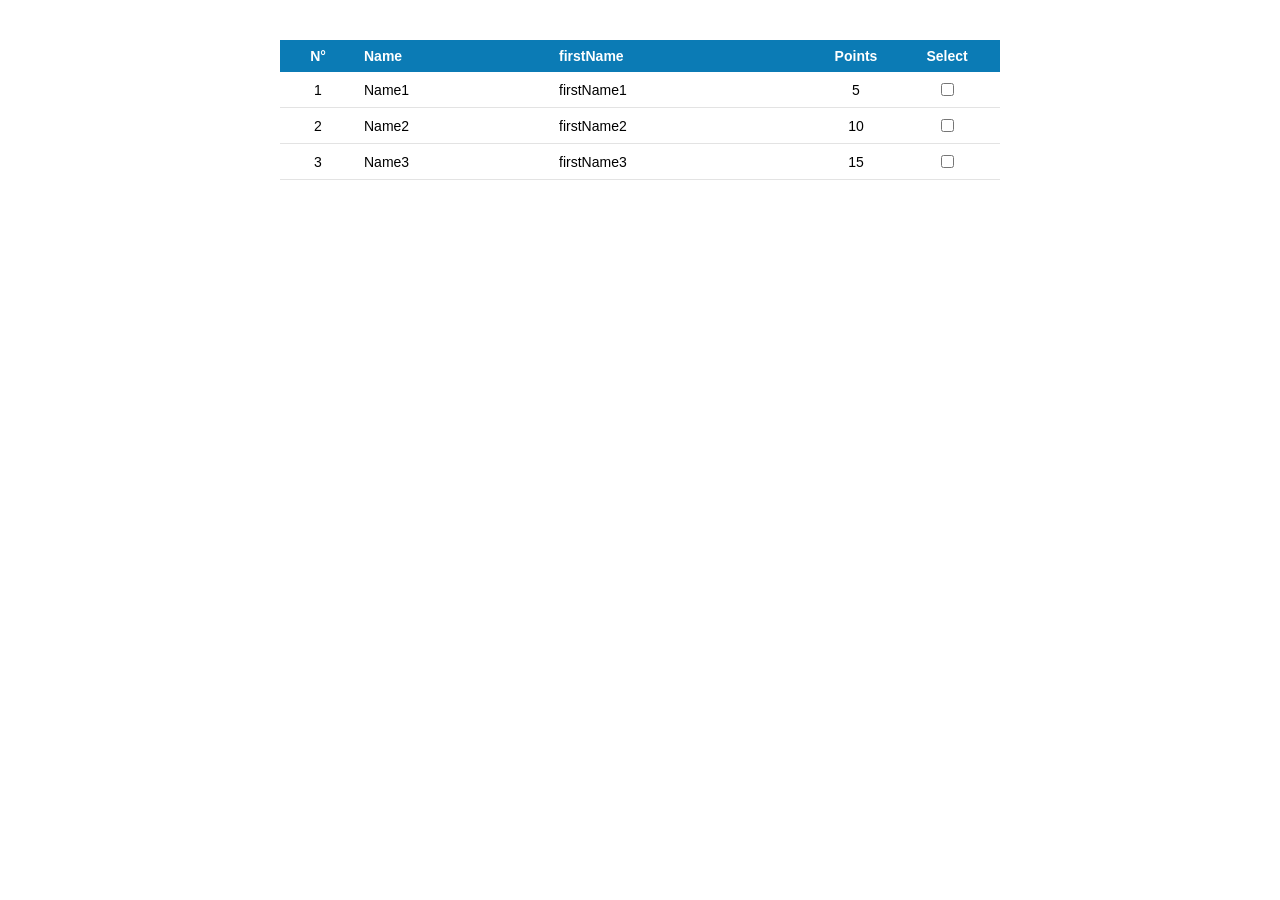
<file: etape1/index.html>
<!DOCTYPE html>
<html lang="fr">
<head>
	<meta charset="utf-8">
	<title>CRUD-Persons</title>
	<link rel="stylesheet" href="style.css">
</head>
<body>
	<div id="table_container">
		<table id="table_persons">
			<tr>
				<th class="col_number">N°</th>
				<th class="col_text">Name</th>
				<th class="col_text">firstName</th>
				<th class="col_number">Points</th>
				<th class="col_chkbox">Select</th>
			</tr>
			<tr>
				<td class="col_number">1</td>
				<td class="col_text">Name1</td>
				<td class="col_text">firstName1</td>
				<td class="col_number">5</td>
				<td class="col_chkbox"><input type="checkbox"/></td>
			</tr>
			<tr>
				<td class="col_number">2</td>
				<td class="col_text">Name2</td>
				<td class="col_text">firstName2</td>
				<td class="col_number">10</td>
				<td class="col_chkbox"><input type="checkbox"/></td>
			</tr>
			<tr>
				<td class="col_number">3</td>
				<td class="col_text">Name3</td>
				<td class="col_text">firstName3</td>
				<td class="col_number">15</td>
				<td class="col_chkbox"><input type="checkbox"/></td>
			</tr>
		</table>
	</div>
</body>
</html>
</file>
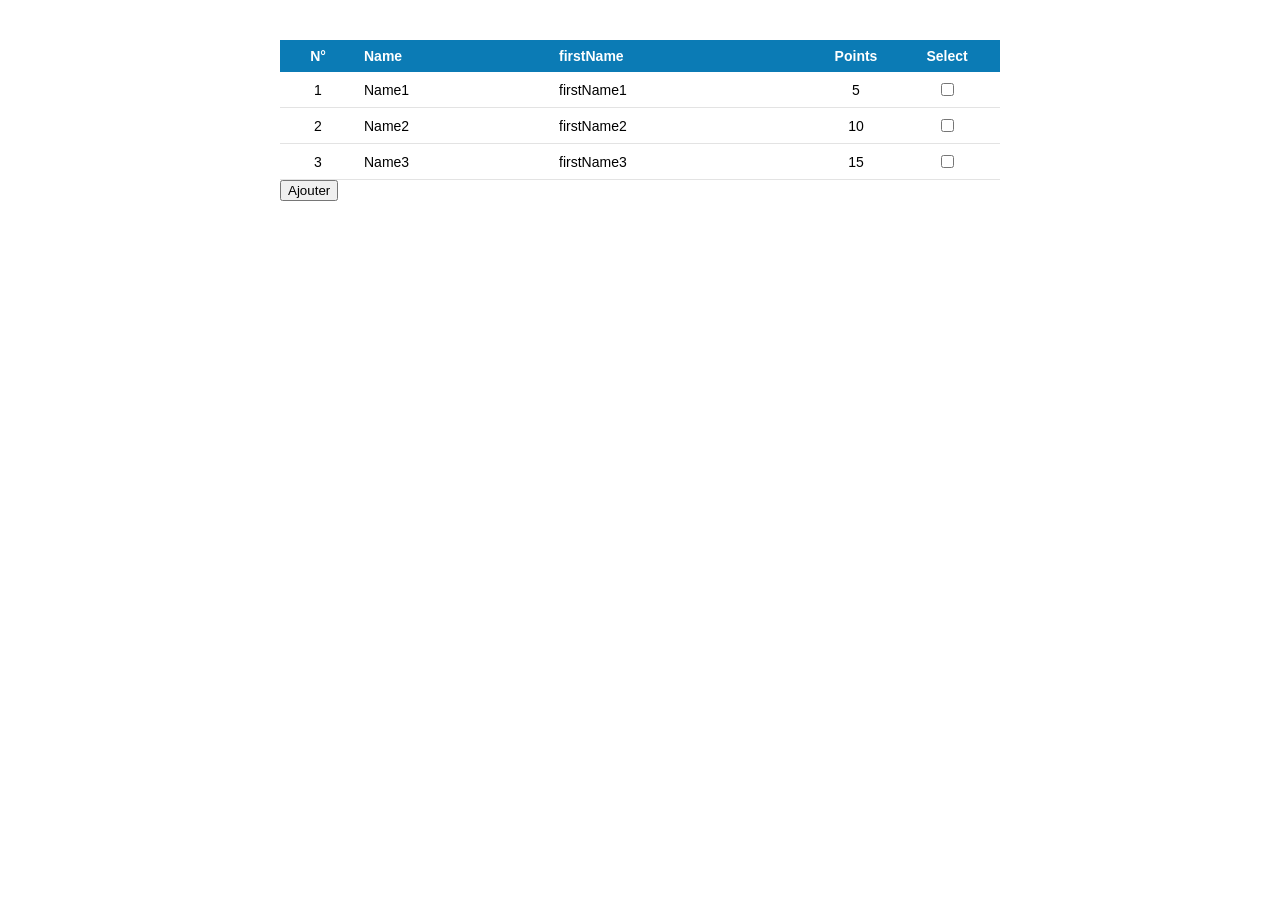
<file: etape2/index.html>
<!DOCTYPE html>
<html lang="fr">
<head>
	<meta charset="utf-8">
	<title>CRUD-Persons</title>
	<link rel="stylesheet" href="style.css">
</head>
<body>
	<div id="table_container">
		<table id="table_persons">
			<tr>
				<th class="col_number">N°</th>
				<th class="col_text">Name</th>
				<th class="col_text">firstName</th>
				<th class="col_number">Points</th>
				<th class="col_chkbox">Select</th>
			</tr>
			<tr>
				<td class="col_number">1</td>
				<td class="col_text">Name1</td>
				<td class="col_text">firstName1</td>
				<td class="col_number">5</td>
				<td class="col_chkbox"><input type="checkbox"/></td>
			</tr>
			<tr>
				<td class="col_number">2</td>
				<td class="col_text">Name2</td>
				<td class="col_text">firstName2</td>
				<td class="col_number">10</td>
				<td class="col_chkbox"><input type="checkbox"/></td>
			</tr>
			<tr>
				<td class="col_number">3</td>
				<td class="col_text">Name3</td>
				<td class="col_text">firstName3</td>
				<td class="col_number">15</td>
				<td class="col_chkbox"><input type="checkbox"/></td>
			</tr>
		</table>
		<button onclick="doInsertRowTable(99, 'Name', 'firstName', 10)">Ajouter</button>
	</div>
	<script src="script.js"></script>
</body>
</html>
</file>
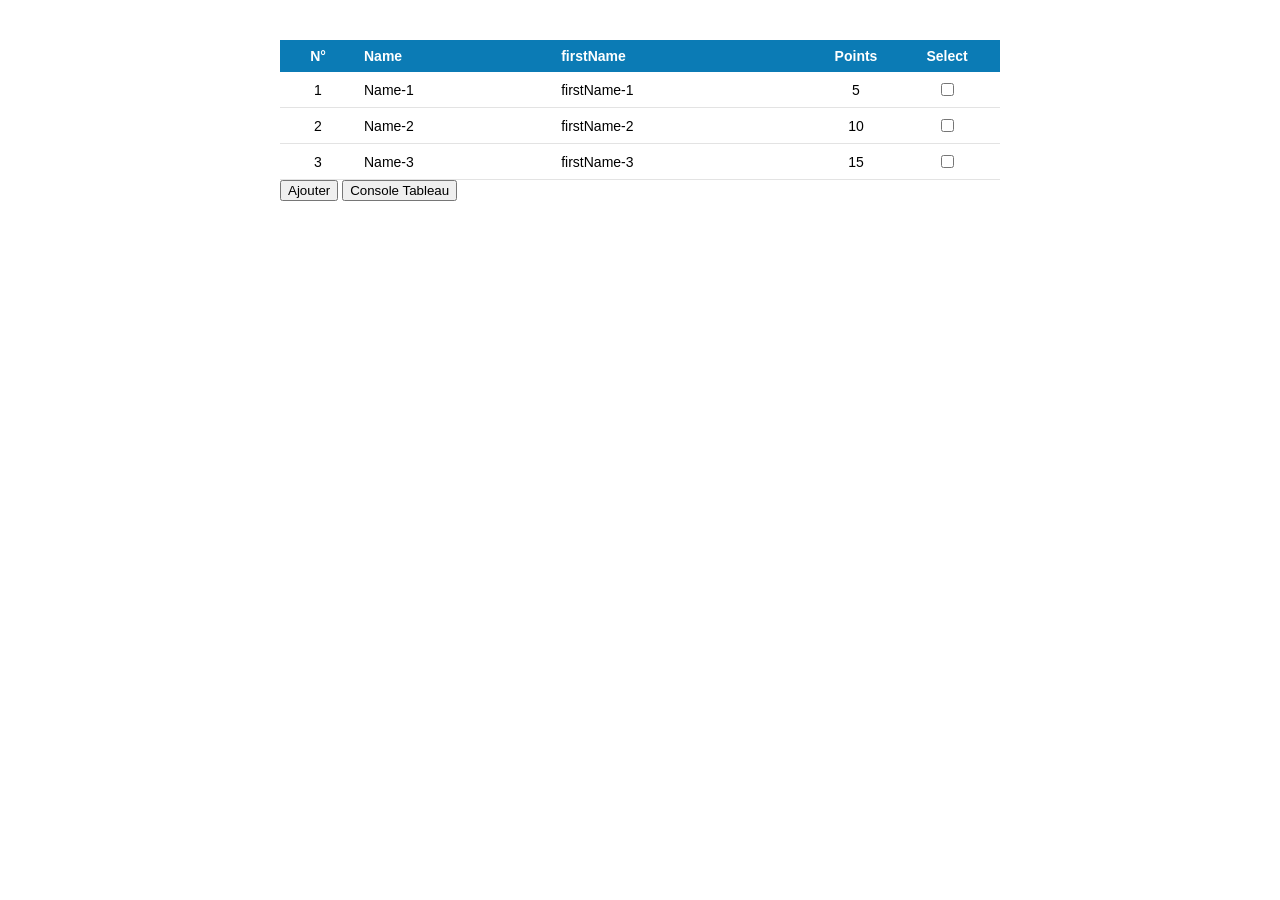
<file: etape3/index.html>
<!DOCTYPE html>
<html lang="fr">
<head>
	<meta charset="utf-8">
	<title>CRUD-Persons</title>
	<link rel="stylesheet" href="style.css">
</head>
<body>
	<div id="table_container">
		<table id="table_persons">
			<tr>
				<th class="col_number">N°</th>
				<th class="col_text">Name</th>
				<th class="col_text"> firstName</th>
				<th class="col_number">Points</th>
				<th class="col_chkbox">Select</th>
			</tr>
		</table>
		<button onclick="doInsertRowTable(99, 'Name', 'firstName', 10)">Ajouter</button>
		<button onclick="consoleTableau()">Console Tableau</button>
	</div>
	<script src="script.js"></script>
</body>
</html>
</file>
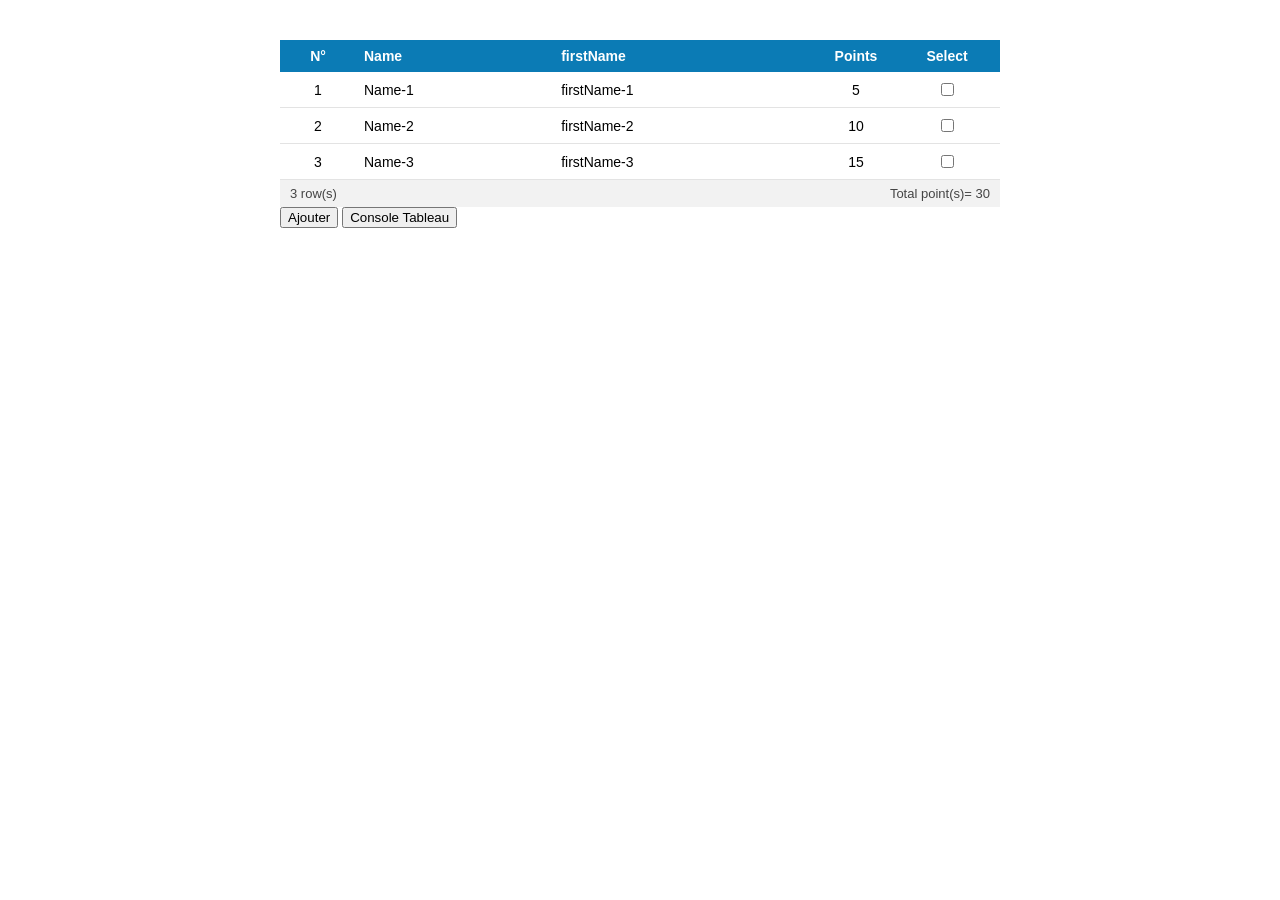
<file: etape4/index.html>
<!DOCTYPE html>
<html lang="fr">
<head>
	<meta charset="utf-8">
	<title>CRUD-Persons</title>
	<link rel="stylesheet" href="style.css">
</head>
<body>
	<div id="table_container">
		<table id="table_persons">
			<tr>
				<th class="col_number">N°</th>
				<th class="col_text">Name</th>
				<th class="col_text"> firstName</th>
				<th class="col_number">Points</th>
				<th class="col_chkbox">Select</th>
			</tr>
		</table>
		<div id="container_summary">
			<p id="p1">0 ligne(s)</p>
			<p id="p2"></p>
			<p id="p3">Total point(s)= 0</p>
		</div>
		<button onclick="doInsert('Name', ' firstName', 10)">Ajouter</button>
		<button onclick="consoleTableau()">Console Tableau</button>
	</div>
	<script src="script.js"></script>
</body>
</html>
</file>
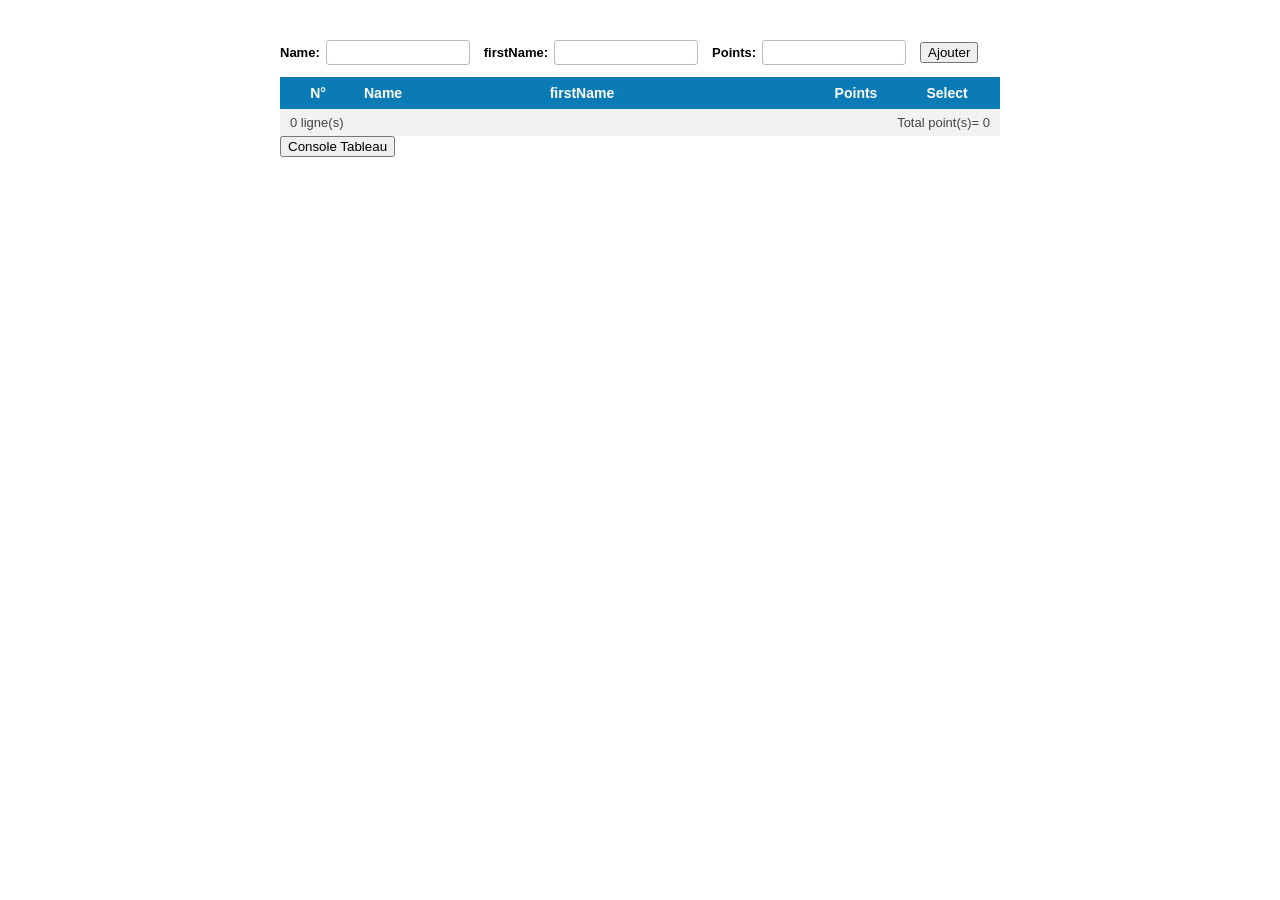
<file: etape5/index.html>
<!DOCTYPE html>
<html lang="fr">
<head>
	<meta charset="utf-8">
	<title>CRUD-Persons</title>
	<link rel="stylesheet" href="style.css">
</head>
<body>
	<div id="table_container">
		<div id="form_container">
			<div class="form_group">
				<label class="form_label">Name:</label>
				<input type="text" id="form_Name" class="form_field"/>
			</div>
			<div class="form_group">
				<label class="form_label"> firstName:</label>
				<input type="text" id="form_ firstName" class="form_field"/>
			</div>
			<div class="form_group">
				<label class="form_label">Points:</label>
				<input type="number" id="form_points" class="form_field"/>
			</div>
			<button onclick="doNewData()">Ajouter</button>
		</div>
		<table id="table_persons">
			<tr>
				<th class="col_number">N°</th>
				<th class="col_text">Name</th>
				<th class="col_text"> firstName</th>
				<th class="col_number">Points</th>
				<th class="col_chkbox">Select</th>
			</tr>
		</table>
		<div id="container_summary">
			<p id="p1">0 ligne(s)</p>
			<p id="p2"></p>
			<p id="p3">Total point(s)= 0</p>
		</div>
		<button onclick="consoleTableau()">Console Tableau</button>
	</div>
	<script src="script.js"></script>
</body>
</html>
</file>
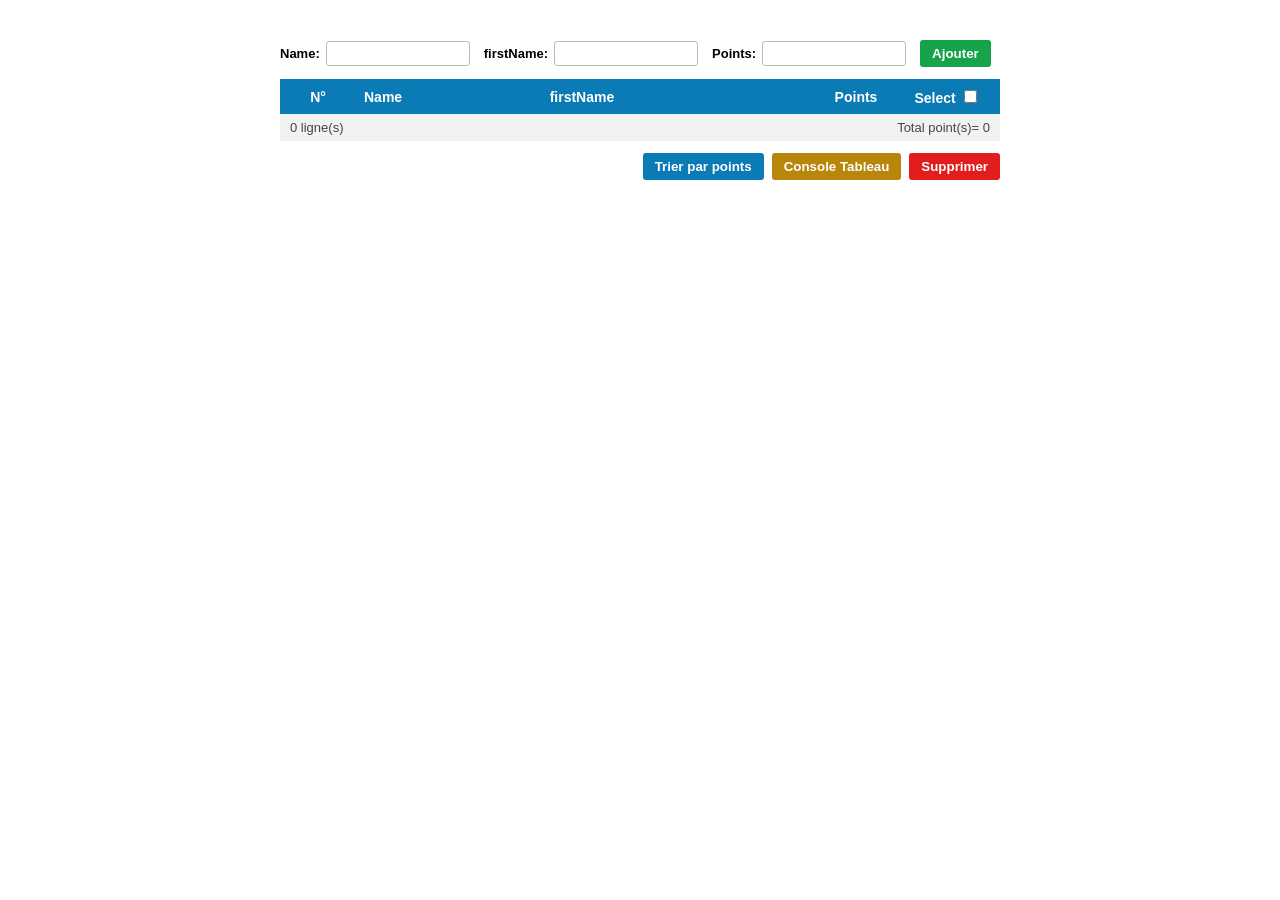
<file: etape6/index.html>
<!DOCTYPE html>
<html lang="fr">
<head>
	<meta charset="utf-8">
	<title>CRUD-Persons</title>
	<link rel="stylesheet" href="style.css">
</head>
<body>
	<div id="table_container">
		<div id="form_container">
			<div class="form_group">
				<label class="form_label">Name:</label>
				<input type="text" id="form_Name" class="form_field"/>
			</div>
			<div class="form_group">
				<label class="form_label"> firstName:</label>
				<input type="text" id="form_ firstName" class="form_field"/>
			</div>
			<div class="form_group">
				<label class="form_label">Points:</label>
				<input type="number" id="form_points" class="form_field"/>
			</div>
			<button class="btn-add" onclick="doNewData()">Ajouter</button>
		</div>
		<table id="table_persons">
			<tr>
				<th class="col_number">N°</th>
				<th class="col_text">Name</th>
				<th class="col_text"> firstName</th>
				<th class="col_number">Points</th>
				<th class="col_chkbox">Select <input type="checkbox" onclick="toggleAll(this)"/></th>
			</tr>
		</table>
		<div id="container_summary">
			<p id="p1">0 ligne(s)</p>
			<p id="p2"></p>
			<p id="p3">Total point(s)= 0</p>
		</div>
		<div id="container_btn">
			<button class="btn-sort" onclick="sortByPoints()">Trier par points</button>
			<button class="btn-consol" onclick="consoleTableau()">Console Tableau</button>
			<button class="btn-del" onclick="deleteRow()">Supprimer</button>
		</div>
	</div>
	<script src="script.js"></script>
</body>
</html>
</file>
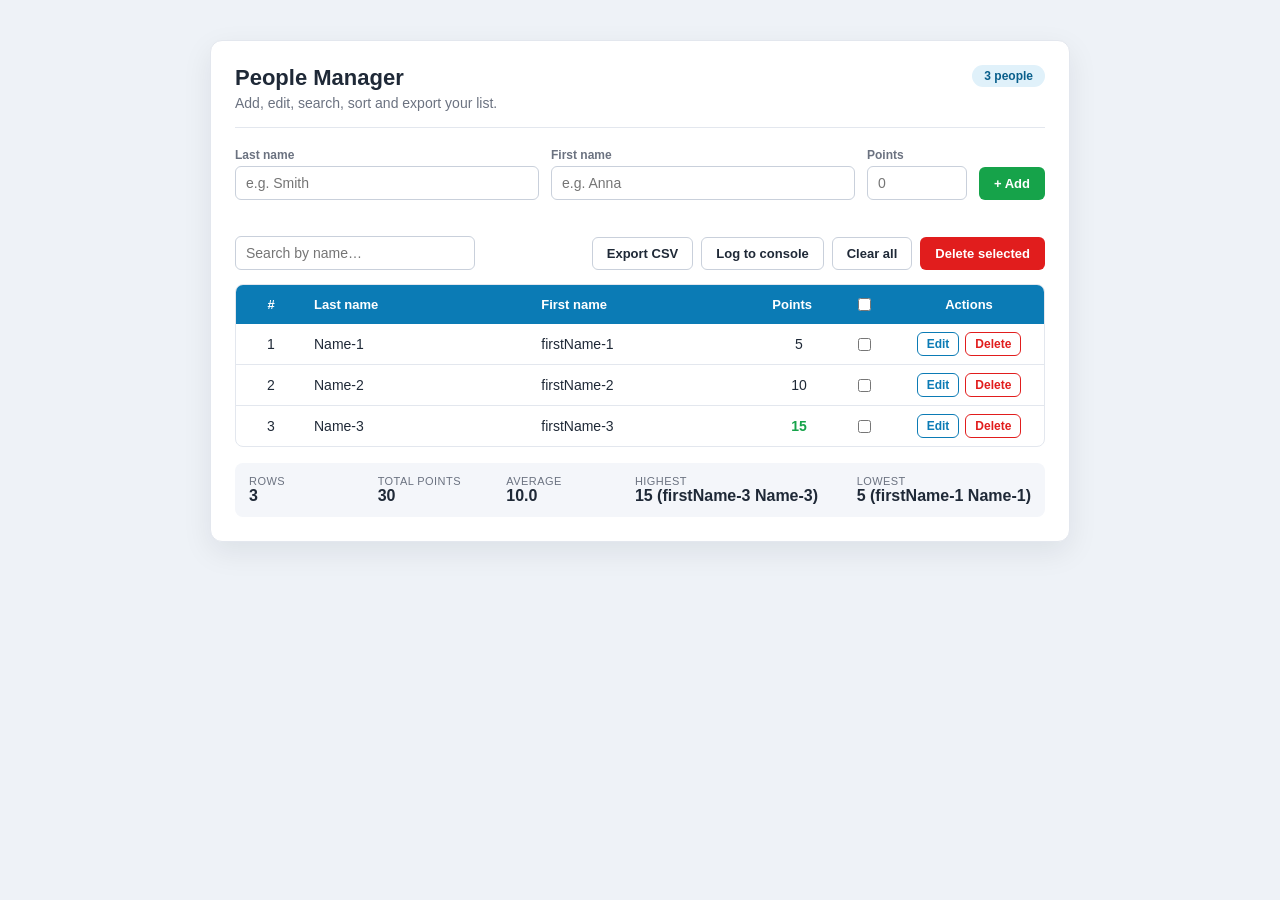
<file: etape7/index.html>
<!DOCTYPE html>
<html lang="en">
<head>
	<meta charset="utf-8">
	<meta name="viewport" content="width=device-width, initial-scale=1">
	<title>People Manager</title>
	<link rel="stylesheet" href="style.css">
</head>
<body>
	<main class="card" id="table_container">

		<header class="card_header">
			<div>
				<h1>People Manager</h1>
				<p class="subtitle">Add, edit, search, sort and export your list.</p>
			</div>
			<span class="badge" id="badge_count">0 people</span>
		</header>

		<!-- Add form -->
		<form id="form_container" autocomplete="off">
			<div class="form_group">
				<label class="form_label" for="form_lastName">Last name</label>
				<input type="text" id="form_lastName" class="form_field" placeholder="e.g. Smith">
			</div>
			<div class="form_group">
				<label class="form_label" for="form_firstName">First name</label>
				<input type="text" id="form_firstName" class="form_field" placeholder="e.g. Anna">
			</div>
			<div class="form_group form_group_small">
				<label class="form_label" for="form_points">Points</label>
				<input type="number" id="form_points" class="form_field" placeholder="0">
			</div>
			<button type="submit" class="btn btn-add">+ Add</button>
		</form>
		<p id="form_error" class="form_error" role="alert"></p>

		<!-- Toolbar -->
		<div class="toolbar">
			<input type="search" id="search" class="form_field search" placeholder="Search by name…">
			<div class="toolbar_buttons">
				<button class="btn btn-ghost" id="btn_export">Export CSV</button>
				<button class="btn btn-ghost" id="btn_console">Log to console</button>
				<button class="btn btn-ghost" id="btn_clear">Clear all</button>
				<button class="btn btn-del" id="btn_delete">Delete selected</button>
			</div>
		</div>

		<!-- Table -->
		<div class="table_wrap">
			<table id="table_persons">
				<thead>
					<tr>
						<th class="col_number">#</th>
						<th class="col_text sortable" data-sort="lastName">Last name <span class="arrow"></span></th>
						<th class="col_text sortable" data-sort="firstName">First name <span class="arrow"></span></th>
						<th class="col_number sortable" data-sort="points">Points <span class="arrow"></span></th>
						<th class="col_chkbox"><input type="checkbox" id="select_all" title="Select all visible rows"></th>
						<th class="col_actions">Actions</th>
					</tr>
				</thead>
				<tbody id="table_body"></tbody>
			</table>
		</div>

		<!-- Summary -->
		<div id="container_summary">
			<div class="stat"><span class="stat_label">Rows</span><span class="stat_value" id="p1">0</span></div>
			<div class="stat"><span class="stat_label">Total points</span><span class="stat_value" id="p3">0</span></div>
			<div class="stat"><span class="stat_label">Average</span><span class="stat_value" id="p2">–</span></div>
			<div class="stat"><span class="stat_label">Highest</span><span class="stat_value" id="p4">–</span></div>
			<div class="stat"><span class="stat_label">Lowest</span><span class="stat_value" id="p5">–</span></div>
		</div>
	</main>

	<div id="toast" class="toast" role="status"></div>
	<script src="script.js"></script>
</body>
</html>
</file>
<file: etape1/style.css>
/* Container: centered table + global font set to Calibri as the primary font */
#table_container {
	width: 720px;
	margin: 40px auto;
	font-family: Calibri, "Segoe UI", Arial, sans-serif;
	font-size: 14px;
}

table {
	width: 100%;
	border-collapse: collapse;
}

th {
	background-color: #0b7bb5;
	color: #ffffff;
	padding: 8px;
}

td {
	padding: 8px;
	border-bottom: 1px solid #e3e3e3;
}

/* Classes of colonnes */
.col_number {
	width: 60px;
	text-align: center;
}

.col_text {
	text-align: left;
}

.col_chkbox {
	width: 90px;
	text-align: center;
}
</file>
<file: etape2/style.css>
/* Container: centered table + global font set to Calibri as the primary font */
#table_container {
	width: 720px;
	margin: 40px auto;
	font-family: Calibri, "Segoe UI", Arial, sans-serif;
	font-size: 14px;
}

table {
	width: 100%;
	border-collapse: collapse;
}

th {
	background-color: #0b7bb5;
	color: #ffffff;
	padding: 8px;
}

td {
	padding: 8px;
	border-bottom: 1px solid #e3e3e3;
}

/* Classes of colonnes */
.col_number {
	width: 60px;
	text-align: center;
}

.col_text {
	text-align: left;
}

.col_chkbox {
	width: 90px;
	text-align: center;
}
</file>
<file: etape3/style.css>
/* Container: centered table + global font set to Calibri as the primary font */
#table_container {
	width: 720px;
	margin: 40px auto;
	font-family: Calibri, "Segoe UI", Arial, sans-serif;
	font-size: 14px;
}

table {
	width: 100%;
	border-collapse: collapse;
}

th {
	background-color: #0b7bb5;
	color: #ffffff;
	padding: 8px;
}

td {
	padding: 8px;
	border-bottom: 1px solid #e3e3e3;
}

/* Classes des colonnes */
.col_number {
	width: 60px;
	text-align: center;
}

.col_text {
	text-align: left;
}

.col_chkbox {
	width: 90px;
	text-align: center;
}
</file>
<file: etape4/style.css>
/* Container: centered table + global font set to Calibri as the primary font */
#table_container {
	width: 720px;
	margin: 40px auto;
	font-family: Calibri, "Segoe UI", Arial, sans-serif;
	font-size: 14px;
}

table {
	width: 100%;
	border-collapse: collapse;
}

th {
	background-color: #0b7bb5;
	color: #ffffff;
	padding: 8px;
}

td {
	padding: 8px;
	border-bottom: 1px solid #e3e3e3;
}

/* Classes of colonnes */
.col_number {
	width: 60px;
	text-align: center;
}

.col_text {
	text-align: left;
}

.col_chkbox {
	width: 90px;
	text-align: center;
}

/* Summary section: gray bar, row count on the left, total on the right */
#container_summary {
	display: flex;
	justify-content: space-between;
	background-color: #f2f2f2;
	padding: 6px 10px;
	font-size: 13px;
	color: #444444;
}

#container_summary p {
	margin: 0;
}
</file>
<file: etape5/style.css>
/* Container: centered table + global font set to Calibri as the primary font */
#table_container {
	width: 720px;
	margin: 40px auto;
	font-family: Calibri, "Segoe UI", Arial, sans-serif;
	font-size: 14px;
}

table {
	width: 100%;
	border-collapse: collapse;
}

th {
	background-color: #0b7bb5;
	color: #ffffff;
	padding: 8px;
}

td {
	padding: 8px;
	border-bottom: 1px solid #e3e3e3;
}

/* Classes of colonnes */
.col_number {
	width: 60px;
	text-align: center;
}

.col_text {
	text-align: left;
}

.col_chkbox {
	width: 90px;
	text-align: center;
}

/* Summary section: gray bar, row count on the left, total on the right */
#container_summary {
	display: flex;
	justify-content: space-between;
	background-color: #f2f2f2;
	padding: 6px 10px;
	font-size: 13px;
	color: #444444;
}

#container_summary p {
	margin: 0;
}

/* Data Entry Form */
#form_container {
	display: flex;
	align-items: center;
	gap: 14px;
	margin-bottom: 12px;
	font-size: 13px;
}

.form_group {
	display: flex;
	align-items: center;
	gap: 6px;
}

.form_label {
	font-weight: bold;
}

.form_field {
	width: 130px;
	padding: 4px 6px;
	border: 1px solid #bbbbbb;
	border-radius: 3px;
}
</file>
<file: etape6/style.css>
/* Container: centered table + global font set to Calibri as the primary font */
#table_container {
	width: 720px;
	margin: 40px auto;
	font-family: Calibri, "Segoe UI", Arial, sans-serif;
	font-size: 14px;
}

table {
	width: 100%;
	border-collapse: collapse;
}

th {
	background-color: #0b7bb5;
	color: #ffffff;
	padding: 8px;
}

td {
	padding: 8px;
	border-bottom: 1px solid #e3e3e3;
}

/* Classes of colonnes */
.col_number {
	width: 60px;
	text-align: center;
}

.col_text {
	text-align: left;
}

.col_chkbox {
	width: 90px;
	text-align: center;
}

/* Summary section: gray bar, row count on the left, total on the right */
#container_summary {
	display: flex;
	justify-content: space-between;
	background-color: #f2f2f2;
	padding: 6px 10px;
	font-size: 13px;
	color: #444444;
}

#container_summary p {
	margin: 0;
}

/* Data Entry Form */
#form_container {
	display: flex;
	align-items: center;
	gap: 14px;
	margin-bottom: 12px;
	font-size: 13px;
}

.form_group {
	display: flex;
	align-items: center;
	gap: 6px;
}

.form_label {
	font-weight: bold;
}

.form_field {
	width: 130px;
	padding: 4px 6px;
	border: 1px solid #bbbbbb;
	border-radius: 3px;
}

/* Boutons */
button {
	padding: 6px 12px;
	border: none;
	border-radius: 3px;
	color: #ffffff;
	font-family: inherit;
	font-weight: bold;
	cursor: pointer;
}

button:hover {
	opacity: 0.9;
}

.btn-add {
	background-color: #16a34a;
}

.btn-del {
	background-color: #e11d1d;
}

.btn-consol {
	background-color: #b8860b;
}

.btn-sort {
	background-color: #0b7bb5;
}

#container_btn {
	display: flex;
	justify-content: flex-end;
	gap: 8px;
	margin-top: 12px;
}
</file>
<file: etape7/style.css>
:root {
	--bg: #eef2f7;
	--card: #ffffff;
	--primary: #0b7bb5;
	--primary-dark: #095f8c;
	--green: #16a34a;
	--red: #e11d1d;
	--text: #1f2937;
	--muted: #6b7280;
	--border: #e3e7ee;
	--row-hover: #f5f9fc;
	--radius: 12px;
}

* { box-sizing: border-box; }

body {
	margin: 0;
	padding: 40px 16px;
	background: var(--bg);
	color: var(--text);
	font-family: Calibri, "Segoe UI", Arial, sans-serif;
	font-size: 14px;
}

/* ---------- Card ---------- */
#table_container {
	max-width: 860px;
	margin: 0 auto;
	background: var(--card);
	border: 1px solid var(--border);
	border-radius: var(--radius);
	box-shadow: 0 10px 30px rgba(15, 23, 42, 0.08);
	padding: 24px;
}

.card_header {
	display: flex;
	justify-content: space-between;
	align-items: flex-start;
	margin-bottom: 20px;
	padding-bottom: 16px;
	border-bottom: 1px solid var(--border);
}

h1 { margin: 0; font-size: 22px; }
.subtitle { margin: 4px 0 0; color: var(--muted); }

.badge {
	background: #e0f1fa;
	color: var(--primary-dark);
	padding: 4px 12px;
	border-radius: 999px;
	font-weight: bold;
	font-size: 12px;
	white-space: nowrap;
}

/* ---------- Form ---------- */
#form_container {
	display: flex;
	align-items: flex-end;
	gap: 12px;
	flex-wrap: wrap;
}

.form_group { display: flex; flex-direction: column; gap: 4px; flex: 1 1 150px; }
.form_group_small { flex: 0 1 100px; }
.form_label { font-weight: bold; font-size: 12px; color: var(--muted); }

.form_field {
	width: 100%;
	padding: 8px 10px;
	border: 1px solid #c9d0db;
	border-radius: 6px;
	font-family: inherit;
	font-size: 14px;
	background: #fff;
}

.form_field:focus {
	outline: none;
	border-color: var(--primary);
	box-shadow: 0 0 0 3px rgba(11, 123, 181, 0.15);
}

.form_error { min-height: 18px; margin: 6px 0 0; color: var(--red); font-size: 13px; }

/* ---------- Buttons ---------- */
.btn {
	padding: 8px 14px;
	border: 1px solid transparent;
	border-radius: 6px;
	font-family: inherit;
	font-size: 13px;
	font-weight: bold;
	cursor: pointer;
	color: #fff;
	transition: opacity 0.15s, background 0.15s;
}
.btn:hover { opacity: 0.9; }
.btn-add { background: var(--green); }
.btn-del { background: var(--red); }
.btn-ghost { background: #fff; color: var(--text); border-color: #c9d0db; }
.btn-ghost:hover { background: #f3f5f9; opacity: 1; }
.btn-small { padding: 4px 9px; font-size: 12px; }
.btn-edit { background: #fff; color: var(--primary); border-color: var(--primary); }
.btn-save { background: var(--green); }
.btn-cancel { background: #fff; color: var(--muted); border-color: #c9d0db; }
.btn-row-del { background: #fff; color: var(--red); border-color: var(--red); }

/* ---------- Toolbar ---------- */
.toolbar {
	display: flex;
	justify-content: space-between;
	align-items: center;
	gap: 12px;
	flex-wrap: wrap;
	margin: 12px 0 14px;
}
.search { max-width: 240px; }
.toolbar_buttons { display: flex; gap: 8px; flex-wrap: wrap; }

/* ---------- Table ---------- */
.table_wrap {
	border: 1px solid var(--border);
	border-radius: 8px;
	overflow: hidden;
	overflow-x: auto;
}

table { width: 100%; border-collapse: collapse; }

th {
	background: var(--primary);
	color: #fff;
	padding: 10px 8px;
	font-size: 13px;
	user-select: none;
}

th.sortable { cursor: pointer; }
th.sortable:hover { background: var(--primary-dark); }
.arrow { display: inline-block; width: 10px; font-size: 10px; }

td {
	padding: 8px;
	border-bottom: 1px solid var(--border);
}

tbody tr:last-child td { border-bottom: none; }
tbody tr:hover { background: var(--row-hover); }
tr.selected { background: #e8f4fb; }
tr.top td.col_number:nth-child(4) { color: var(--green); font-weight: bold; }

td input[type="text"], td input[type="number"] {
	width: 100%;
	padding: 4px 6px;
	border: 1px solid var(--primary);
	border-radius: 4px;
	font-family: inherit;
	font-size: 14px;
}

.empty_row td { text-align: center; color: var(--muted); padding: 28px 8px; }

/* Column classes */
.col_number { width: 70px; text-align: center; }
.col_text { text-align: left; }
.col_chkbox { width: 60px; text-align: center; }
.col_actions { width: 150px; text-align: center; }
.actions_cell { display: flex; gap: 6px; justify-content: center; }

/* ---------- Summary ---------- */
#container_summary {
	display: flex;
	justify-content: space-between;
	gap: 10px;
	flex-wrap: wrap;
	margin-top: 16px;
	padding: 12px 14px;
	background: #f4f6fa;
	border-radius: 8px;
}

.stat { display: flex; flex-direction: column; min-width: 90px; }
.stat_label { font-size: 11px; text-transform: uppercase; letter-spacing: 0.04em; color: var(--muted); }
.stat_value { font-size: 16px; font-weight: bold; }

/* ---------- Toast ---------- */
.toast {
	position: fixed;
	bottom: 24px;
	left: 50%;
	transform: translate(-50%, 20px);
	background: #111827;
	color: #fff;
	padding: 10px 18px;
	border-radius: 8px;
	opacity: 0;
	pointer-events: none;
	transition: opacity 0.2s, transform 0.2s;
}
.toast.show { opacity: 1; transform: translate(-50%, 0); }
</file>
